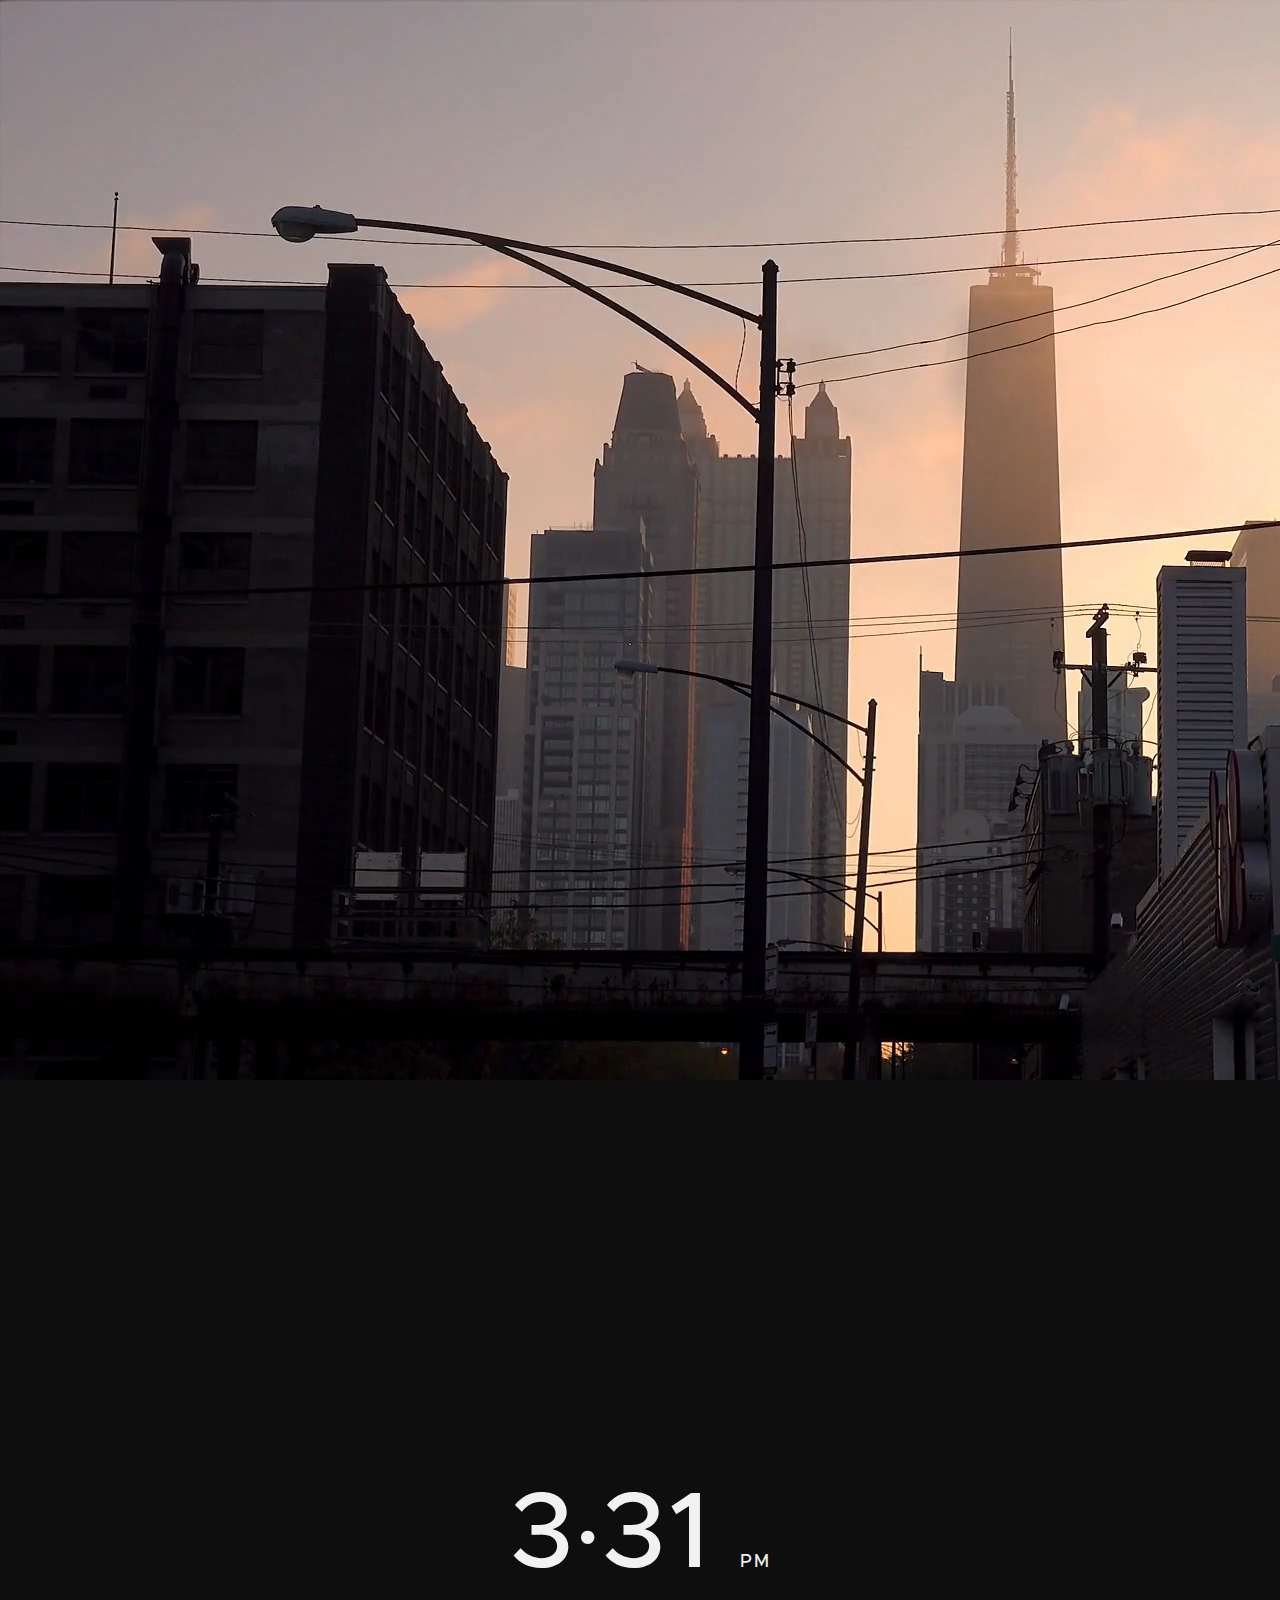
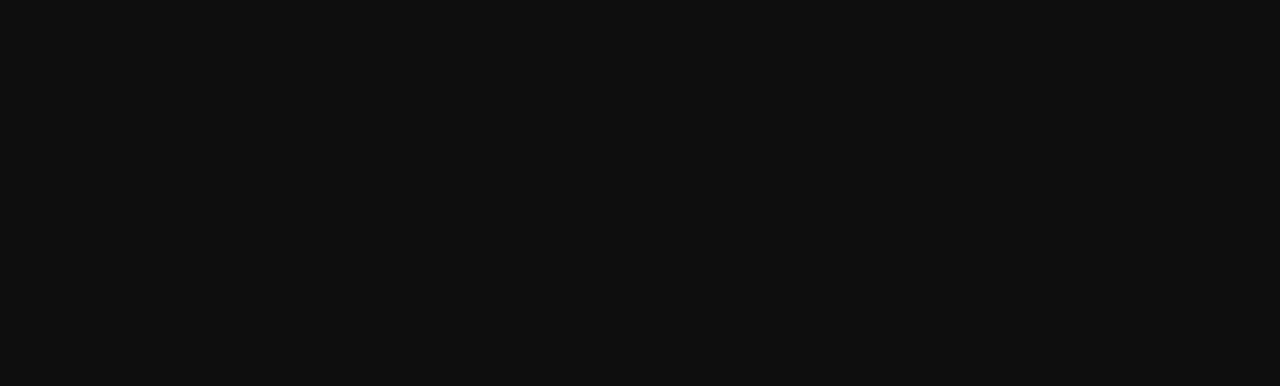
<file: index.html>
<!DOCTYPE html>
<html lang="en">
  <video autoplay muted loop playsinline id="my_video">
    <source src="assets/background-videos/chicago.mp4" type="video/mp4">
  </video>
<head>
  <meta charset="utf-8" />
  <meta name="viewport" content="width=device-width, initial-scale=1" />
  <meta name="robots" content="noindex" />
  <link rel="stylesheet" href="css/style.css" class="style">
  <link rel="shortcut icon" href="assets/favicon/icon.png" />
  <title>hyper~</title>
</head>

<body>
  <div class="center disable-select"><time class="clock" id="clock"></time></div>
  <form autocomplete="off" class="center overlay search-form" id="search-form" spellcheck="false">
    <div>
      <input class="search-input" id="search-input" title="search" type="text" />
      <ul class="search-suggestions" id="search-suggestions"></ul>
    </div>
  </form>
  <aside class="center help overlay disable-select" id="help"></aside>


  <script src="js/svg-inject.min.js"></script>
  <script src="js/config.js"></script>
  <script src="js/body.js"></script>
  <script src="js/clock.js"></script>
  <script src="js/form.js"></script>
  <script src="js/help.js"></script>
  <script src="js/influencers.js"></script>
  <script src="js/queryParser.js"></script>
  <script src="js/suggester.js"></script>
  <script src="js/index.js"></script>
</body>

</html>
</file>
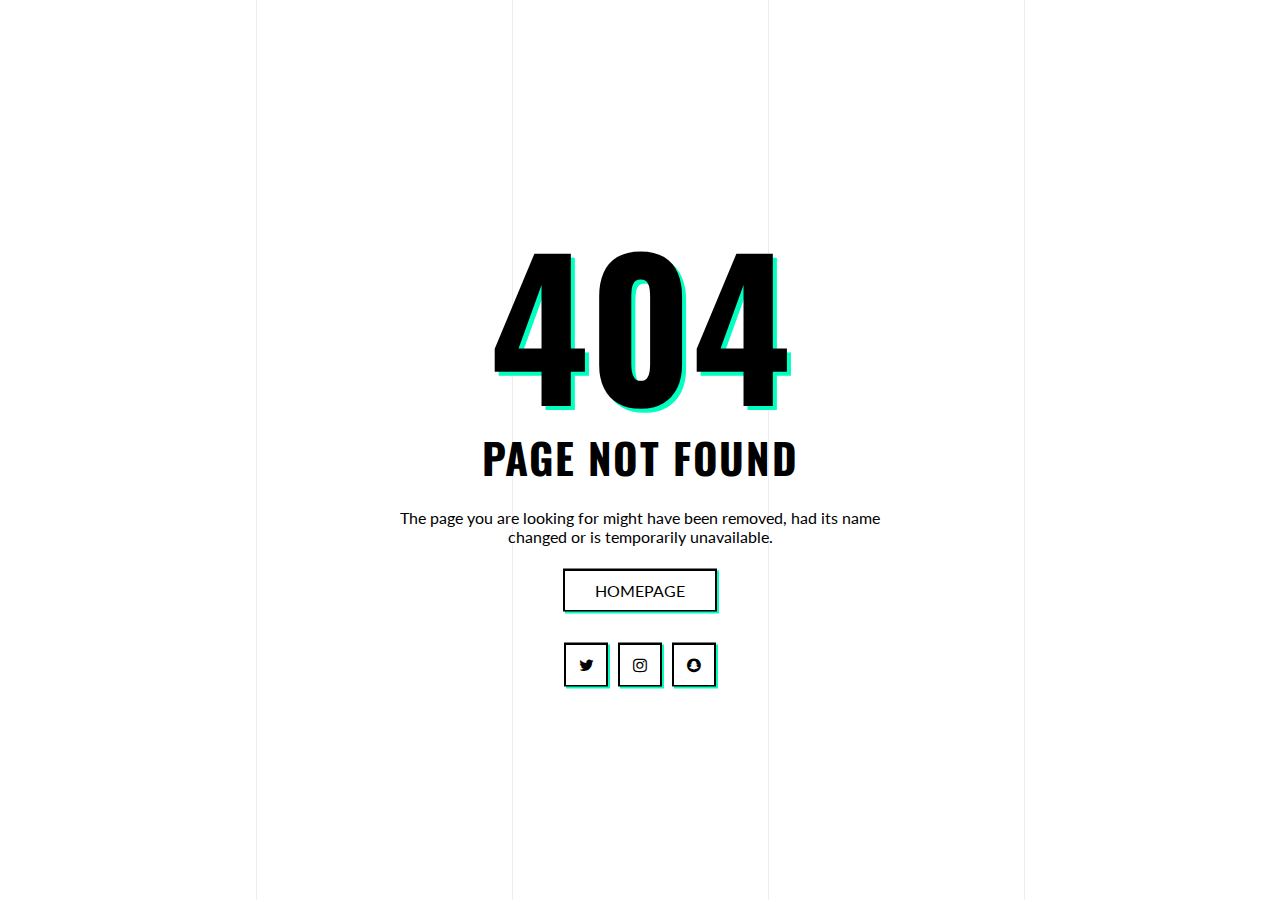
<file: 404/index.html>
<!DOCTYPE html>
<html lang="en">

<head>
	<meta charset="utf-8">
	<meta http-equiv="X-UA-Compatible" content="IE=edge">
	<meta name="viewport" content="width=device-width, initial-scale=1">
	<!-- The above 3 meta tags *must* come first in the head; any other head content must come *after* these tags -->
	<link rel="shortcut icon" href="icon/warning.png" />

	<title>Oh no, something went wrong!</title>

	<!-- Google font -->
	<link href="https://fonts.googleapis.com/css?family=Oswald:700" rel="stylesheet">
	<link href="https://fonts.googleapis.com/css?family=Lato:400" rel="stylesheet">

	<!-- Font Awesome Icon -->
	<link type="text/css" rel="stylesheet" href="css/font-awesome.min.css" />

	<!-- Custom stlylesheet -->
	<link type="text/css" rel="stylesheet" href="css/style.css" />

	<!-- HTML5 shim and Respond.js for IE8 support of HTML5 elements and media queries -->
	<!-- WARNING: Respond.js doesn't work if you view the page via file:// -->
	<!--[if lt IE 9]>
		  <script src="https://oss.maxcdn.com/html5shiv/3.7.3/html5shiv.min.js"></script>
		  <script src="https://oss.maxcdn.com/respond/1.4.2/respond.min.js"></script>
		<![endif]-->

</head>

<body>

	<div id="notfound">
		<div class="notfound-bg">
			<div></div>
			<div></div>
			<div></div>
			<div></div>
		</div>
		<div class="notfound">
			<div class="notfound-404">
				<h1>404</h1>
			</div>
			<h2>Page Not Found</h2>
			<p>The page you are looking for might have been removed, had its name changed or is temporarily unavailable.</p>
			<a href="https://hyper.re">Homepage</a>
			<div class="notfound-social">
				<a href="https://twitter.com/hnryklnschmdt"><i class="fa fa-twitter"></i></a>
				<a href="https://www.instagram.com/henrykleinschmidt/"><i class="fa fa-instagram"></i></a>
				<a href="https://www.snapchat.com/add/l.kleinschmidt"><i class="fa fa-snapchat"></i></a>
			</div>
		</div>
	</div>

</body>

</html>
</file>
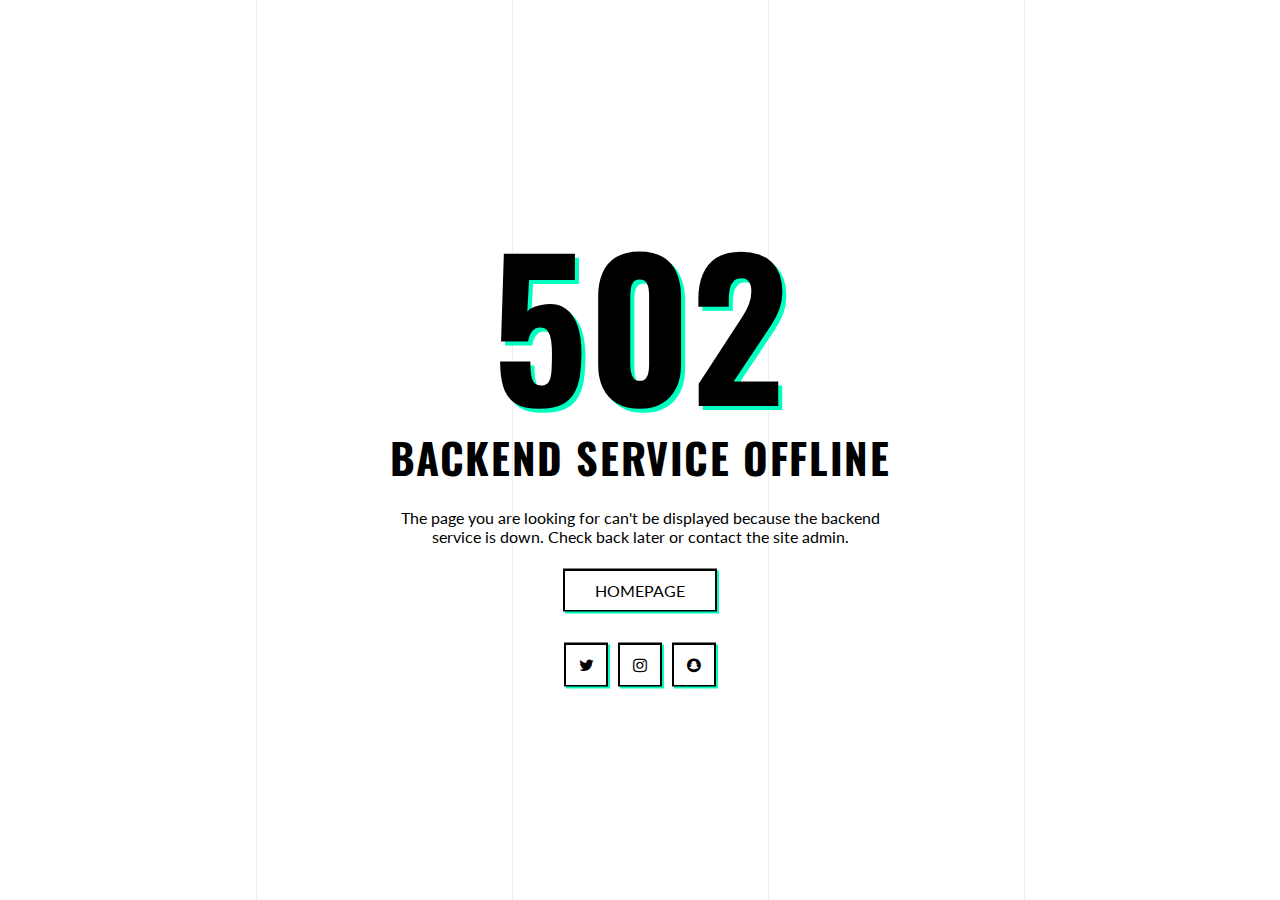
<file: 502/index.html>
<!DOCTYPE html>
<html lang="en">

<head>
	<meta charset="utf-8">
	<meta http-equiv="X-UA-Compatible" content="IE=edge">
	<meta name="viewport" content="width=device-width, initial-scale=1">
	<!-- The above 3 meta tags *must* come first in the head; any other head content must come *after* these tags -->
	<link rel="shortcut icon" href="icon/warning.png" />

	<title>Oh no, something went wrong!</title>

	<!-- Google font -->
	<link href="https://fonts.googleapis.com/css?family=Oswald:700" rel="stylesheet">
	<link href="https://fonts.googleapis.com/css?family=Lato:400" rel="stylesheet">

	<!-- Font Awesome Icon -->
	<link type="text/css" rel="stylesheet" href="css/font-awesome.min.css" />

	<!-- Custom stlylesheet -->
	<link type="text/css" rel="stylesheet" href="css/style.css" />

	<!-- HTML5 shim and Respond.js for IE8 support of HTML5 elements and media queries -->
	<!-- WARNING: Respond.js doesn't work if you view the page via file:// -->
	<!--[if lt IE 9]>
		  <script src="https://oss.maxcdn.com/html5shiv/3.7.3/html5shiv.min.js"></script>
		  <script src="https://oss.maxcdn.com/respond/1.4.2/respond.min.js"></script>
		<![endif]-->

</head>

<body>

	<div id="notfound">
		<div class="notfound-bg">
			<div></div>
			<div></div>
			<div></div>
			<div></div>
		</div>
		<div class="notfound">
			<div class="notfound-404">
				<h1>502</h1>
			</div>
			<h2>Backend Service Offline</h2>
			<p>The page you are looking for can't be displayed because the backend service is down. Check back later or contact the site admin.</p>
			<a href="https://hyper.re">Homepage</a>
			<div class="notfound-social">
				<a href="https://twitter.com/hnryklnschmdt"><i class="fa fa-twitter"></i></a>
				<a href="https://www.instagram.com/henrykleinschmidt/"><i class="fa fa-instagram"></i></a>
				<a href="https://www.snapchat.com/add/l.kleinschmidt"><i class="fa fa-snapchat"></i></a>
			</div>
		</div>
	</div>

</body>

</html>
</file>
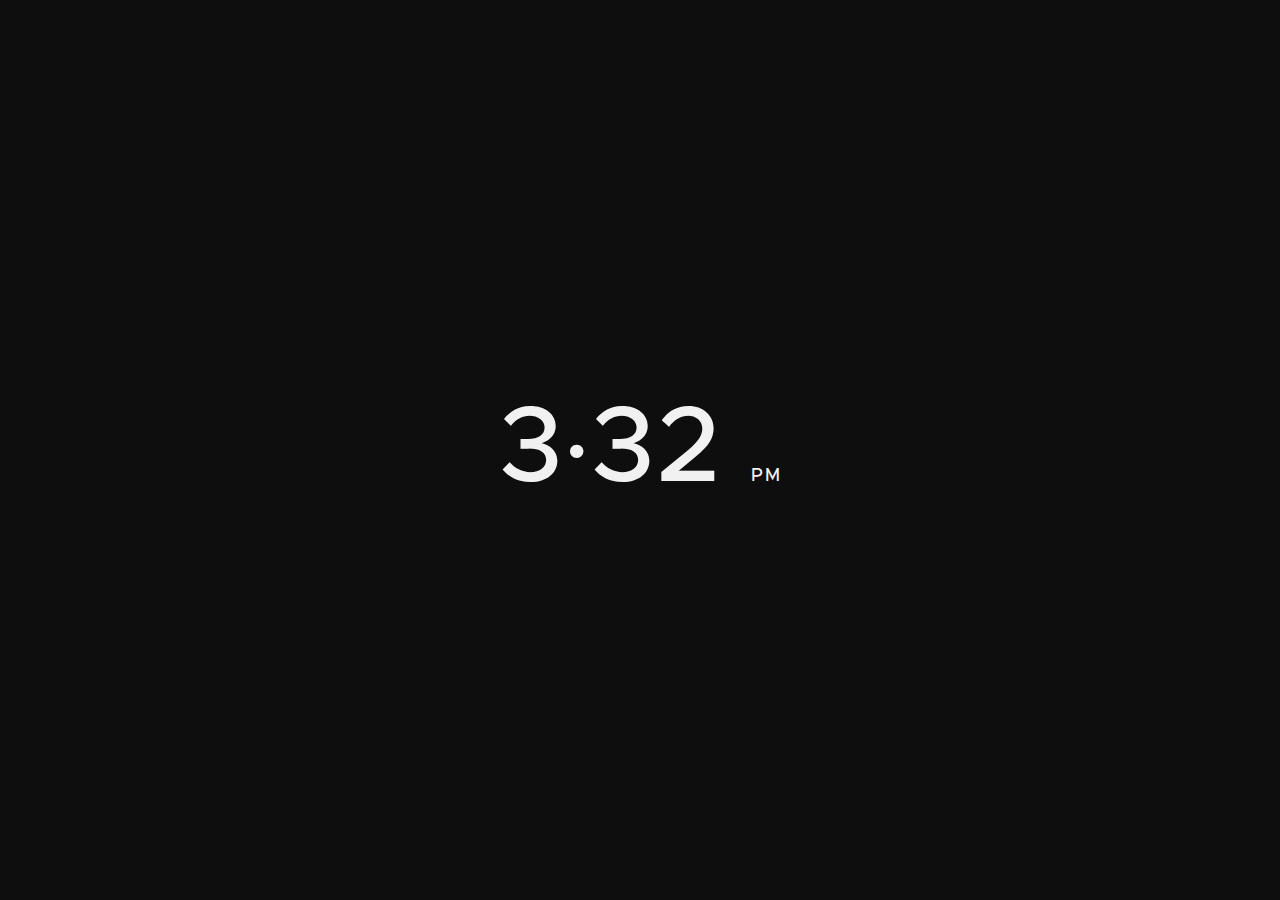
<file: google/index.html>
<!DOCTYPE html>
<html lang="en">

<head>
  <meta charset="utf-8" />
  <meta name="viewport" content="width=device-width, initial-scale=1" />
  <meta name="robots" content="noindex" />
  <link rel="stylesheet" href="css/style.css" class="style">
  <link rel="shortcut icon" href="assets/favicon/icon.png" />
  <title>hyper~</title>
</head>

<body>
  <div class="center disable-select"><time class="clock" id="clock"></time></div>
  <form autocomplete="off" class="center overlay search-form" id="search-form" spellcheck="false">
    <div>
      <input class="search-input" id="search-input" title="search" type="text" />
      <ul class="search-suggestions" id="search-suggestions"></ul>
    </div>
  </form>
  <aside class="center help overlay disable-select" id="help"></aside>


  <script src="js/svg-inject.min.js"></script>
  <script src="js/config.js"></script>
  <script src="js/body.js"></script>
  <script src="js/clock.js"></script>
  <script src="js/form.js"></script>
  <script src="js/help.js"></script>
  <script src="js/influencers.js"></script>
  <script src="js/queryParser.js"></script>
  <script src="js/suggester.js"></script>
  <script src="js/index.js"></script>
</body>

</html>
</file>
<file: 404/css/style.css>
* {
  -webkit-box-sizing: border-box;
          box-sizing: border-box;
}

body {
  padding: 0;
  margin: 0;
}

#notfound {
  position: relative;
  height: 100vh;
}

#notfound .notfound {
  position: absolute;
  left: 50%;
  top: 50%;
  -webkit-transform: translate(-50%, -50%);
      -ms-transform: translate(-50%, -50%);
          transform: translate(-50%, -50%);
}

#notfound .notfound-bg {
  position: absolute;
  left: 0;
  right: 0;
  top: 0;
  bottom: 0;
  overflow: hidden;
}

#notfound .notfound-bg>div {
  position: absolute;
  top: 0;
  bottom: 0;
  width: 1px;
  background-color: #eee;
}

#notfound .notfound-bg>div:nth-child(1) {
  left: 20%;
}

#notfound .notfound-bg>div:nth-child(2) {
  left: 40%
}

#notfound .notfound-bg>div:nth-child(3) {
  left: 60%
}

#notfound .notfound-bg>div:nth-child(4) {
  left: 80%
}

#notfound .notfound-bg>div:after {
  content: '';
  position: absolute;
  top: 0px;
  left: -0.5px;
  -webkit-transform: translateY(-160px);
      -ms-transform: translateY(-160px);
          transform: translateY(-160px);
  height: 160px;
  width: 2px;
  background-color: #00ffc0;
}

@-webkit-keyframes drop {
  90% {
    height: 20px;
  }
  100% {
    height: 160px;
    -webkit-transform: translateY(calc(100vh + 160px));
            transform: translateY(calc(100vh + 160px));
  }
}

@keyframes drop {
  90% {
    height: 20px;
  }
  100% {
    height: 160px;
    -webkit-transform: translateY(calc(100vh + 160px));
            transform: translateY(calc(100vh + 160px));
  }
}

#notfound .notfound-bg>div:nth-child(1):after {
  -webkit-animation: drop 3s infinite linear;
          animation: drop 3s infinite linear;
  -webkit-animation-delay: 0.2s;
          animation-delay: 0.2s;
}

#notfound .notfound-bg>div:nth-child(2):after {
  -webkit-animation: drop 2s infinite linear;
          animation: drop 2s infinite linear;
  -webkit-animation-delay: 0.7s;
          animation-delay: 0.7s;
}

#notfound .notfound-bg>div:nth-child(3):after {
  -webkit-animation: drop 3s infinite linear;
          animation: drop 3s infinite linear;
  -webkit-animation-delay: 0.9s;
          animation-delay: 0.9s;
}

#notfound .notfound-bg>div:nth-child(4):after {
  -webkit-animation: drop 2s infinite linear;
          animation: drop 2s infinite linear;
  -webkit-animation-delay: 1.2s;
          animation-delay: 1.2s;
}

.notfound {
  max-width: 520px;
  width: 100%;
  text-align: center;
}

.notfound .notfound-404 {
  height: 210px;
  line-height: 210px;
}

.notfound .notfound-404 h1 {
  font-family: 'Oswald', sans-serif;
  font-size: 188px;
  font-weight: 700;
  margin: 0px;
  text-shadow: 4px 4px 0px #00ffc0;
}

.notfound h2 {
  font-family: 'Oswald', sans-serif;
  font-size: 42px;
  font-weight: 700;
  margin: 0;
  text-transform: uppercase;
  letter-spacing: 1.6px;
}

.notfound p {
  font-family: 'Lato', sans-serif;
  color: #000;
  font-weight: 400;
  margin-top: 20px;
  margin-bottom: 25px;
}

.notfound a {
  font-family: 'Lato', sans-serif;
  padding: 10px 30px;
  display: inline-block;
  color: #000;
  font-weight: 400;
  text-transform: uppercase;
  -webkit-box-shadow: 0px 0px 0px 2px #000, 2px 2px 0px 2px #00ffc0;
          box-shadow: 0px 0px 0px 2px #000, 2px 2px 0px 2px #00ffc0;
  text-decoration: none;
  -webkit-transition: 0.2s all;
  transition: 0.2s all;
}

.notfound a:hover {
  background-color: #00ffc0;
  -webkit-box-shadow: 0px 0px 0px 0px #000, 0px 0px 0px 2px #00ffc0;
          box-shadow: 0px 0px 0px 0px #000, 0px 0px 0px 2px #00ffc0;
}

.notfound-social {
  margin-top: 35px;
}

.notfound-social>a {
  width: 40px;
  height: 40px;
  line-height: 40px;
  padding: 0px;
  margin: 0px 5px;
}

.notfound-social>a:hover {
  background-color: #00ffc0;
  -webkit-box-shadow: 0px 0px 0px 0px #000, 0px 0px 0px 2px #00ffc0;
          box-shadow: 0px 0px 0px 0px #000, 0px 0px 0px 2px #00ffc0;
}

@media only screen and (max-width: 480px) {
  .notfound .notfound-404 {
    height: 122px;
    line-height: 122px;
  }
  .notfound .notfound-404 h1 {
    font-size: 122px;
  }
  .notfound h2 {
    font-size: 26px;
  }
}
</file>
<file: 502/css/style.css>
* {
  -webkit-box-sizing: border-box;
          box-sizing: border-box;
}

body {
  padding: 0;
  margin: 0;
}

#notfound {
  position: relative;
  height: 100vh;
}

#notfound .notfound {
  position: absolute;
  left: 50%;
  top: 50%;
  -webkit-transform: translate(-50%, -50%);
      -ms-transform: translate(-50%, -50%);
          transform: translate(-50%, -50%);
}

#notfound .notfound-bg {
  position: absolute;
  left: 0;
  right: 0;
  top: 0;
  bottom: 0;
  overflow: hidden;
}

#notfound .notfound-bg>div {
  position: absolute;
  top: 0;
  bottom: 0;
  width: 1px;
  background-color: #eee;
}

#notfound .notfound-bg>div:nth-child(1) {
  left: 20%;
}

#notfound .notfound-bg>div:nth-child(2) {
  left: 40%
}

#notfound .notfound-bg>div:nth-child(3) {
  left: 60%
}

#notfound .notfound-bg>div:nth-child(4) {
  left: 80%
}

#notfound .notfound-bg>div:after {
  content: '';
  position: absolute;
  top: 0px;
  left: -0.5px;
  -webkit-transform: translateY(-160px);
      -ms-transform: translateY(-160px);
          transform: translateY(-160px);
  height: 160px;
  width: 2px;
  background-color: #00ffc0;
}

@-webkit-keyframes drop {
  90% {
    height: 20px;
  }
  100% {
    height: 160px;
    -webkit-transform: translateY(calc(100vh + 160px));
            transform: translateY(calc(100vh + 160px));
  }
}

@keyframes drop {
  90% {
    height: 20px;
  }
  100% {
    height: 160px;
    -webkit-transform: translateY(calc(100vh + 160px));
            transform: translateY(calc(100vh + 160px));
  }
}

#notfound .notfound-bg>div:nth-child(1):after {
  -webkit-animation: drop 3s infinite linear;
          animation: drop 3s infinite linear;
  -webkit-animation-delay: 0.2s;
          animation-delay: 0.2s;
}

#notfound .notfound-bg>div:nth-child(2):after {
  -webkit-animation: drop 2s infinite linear;
          animation: drop 2s infinite linear;
  -webkit-animation-delay: 0.7s;
          animation-delay: 0.7s;
}

#notfound .notfound-bg>div:nth-child(3):after {
  -webkit-animation: drop 3s infinite linear;
          animation: drop 3s infinite linear;
  -webkit-animation-delay: 0.9s;
          animation-delay: 0.9s;
}

#notfound .notfound-bg>div:nth-child(4):after {
  -webkit-animation: drop 2s infinite linear;
          animation: drop 2s infinite linear;
  -webkit-animation-delay: 1.2s;
          animation-delay: 1.2s;
}

.notfound {
  max-width: 520px;
  width: 100%;
  text-align: center;
}

.notfound .notfound-404 {
  height: 210px;
  line-height: 210px;
}

.notfound .notfound-404 h1 {
  font-family: 'Oswald', sans-serif;
  font-size: 188px;
  font-weight: 700;
  margin: 0px;
  text-shadow: 4px 4px 0px #00ffc0;
}

.notfound h2 {
  font-family: 'Oswald', sans-serif;
  font-size: 42px;
  font-weight: 700;
  margin: 0;
  text-transform: uppercase;
  letter-spacing: 1.6px;
}

.notfound p {
  font-family: 'Lato', sans-serif;
  color: #000;
  font-weight: 400;
  margin-top: 20px;
  margin-bottom: 25px;
}

.notfound a {
  font-family: 'Lato', sans-serif;
  padding: 10px 30px;
  display: inline-block;
  color: #000;
  font-weight: 400;
  text-transform: uppercase;
  -webkit-box-shadow: 0px 0px 0px 2px #000, 2px 2px 0px 2px #00ffc0;
          box-shadow: 0px 0px 0px 2px #000, 2px 2px 0px 2px #00ffc0;
  text-decoration: none;
  -webkit-transition: 0.2s all;
  transition: 0.2s all;
}

.notfound a:hover {
  background-color: #00ffc0;
  -webkit-box-shadow: 0px 0px 0px 0px #000, 0px 0px 0px 2px #00ffc0;
          box-shadow: 0px 0px 0px 0px #000, 0px 0px 0px 2px #00ffc0;
}

.notfound-social {
  margin-top: 35px;
}

.notfound-social>a {
  width: 40px;
  height: 40px;
  line-height: 40px;
  padding: 0px;
  margin: 0px 5px;
}

.notfound-social>a:hover {
  background-color: #00ffc0;
  -webkit-box-shadow: 0px 0px 0px 0px #000, 0px 0px 0px 2px #00ffc0;
          box-shadow: 0px 0px 0px 0px #000, 0px 0px 0px 2px #00ffc0;
}

@media only screen and (max-width: 480px) {
  .notfound .notfound-404 {
    height: 122px;
    line-height: 122px;
  }
  .notfound .notfound-404 h1 {
    font-size: 122px;
  }
  .notfound h2 {
    font-size: 26px;
  }
}
</file>
<file: css/style.css>
/*! normalize.css v8.0.1 | MIT License | github.com/necolas/normalize.css */
html {
  line-height: 1.15; /* 1 */
  -webkit-text-size-adjust: 100%; /* 2 */
}
body {
  margin: 0;
}
main {
  display: block;
}
h1 {
  font-size: 2em;
  margin: 0.67em 0;
}
hr {
  box-sizing: content-box; /* 1 */
  height: 0; /* 1 */
  overflow: visible; /* 2 */
}
pre {
  font-family: monospace, monospace; /* 1 */
  font-size: 1em; /* 2 */
}
a {
  background-color: transparent;
}
abbr[title] {
  border-bottom: none; /* 1 */
  text-decoration: underline; /* 2 */
  text-decoration: underline dotted; /* 2 */
}
b,
strong {
  font-weight: bolder;
}
code,
kbd,
samp {
  font-family: monospace, monospace; /* 1 */
  font-size: 1em; /* 2 */
}
small {
  font-size: 80%;
}
sub,
sup {
  font-size: 75%;
  line-height: 0;
  position: relative;
  vertical-align: baseline;
}

sub {
  bottom: -0.25em;
}

sup {
  top: -0.5em;
}
img {
  border-style: none;
}
button,
input,
optgroup,
select,
textarea {
  font-family: inherit; /* 1 */
  font-size: 100%; /* 1 */
  line-height: 1.15; /* 1 */
  margin: 0; /* 2 */
}
button,
input { /* 1 */
  overflow: visible;
}
button,
select { /* 1 */
  text-transform: none;
}
button,
[type="button"],
[type="reset"],
[type="submit"] {
  -webkit-appearance: button;
}
button::-moz-focus-inner,
[type="button"]::-moz-focus-inner,
[type="reset"]::-moz-focus-inner,
[type="submit"]::-moz-focus-inner {
  border-style: none;
  padding: 0;
}
button:-moz-focusring,
[type="button"]:-moz-focusring,
[type="reset"]:-moz-focusring,
[type="submit"]:-moz-focusring {
  outline: 1px dotted ButtonText;
}
fieldset {
  padding: 0.35em 0.75em 0.625em;
}
legend {
  box-sizing: border-box; /* 1 */
  color: inherit; /* 2 */
  display: table; /* 1 */
  max-width: 100%; /* 1 */
  padding: 0; /* 3 */
  white-space: normal; /* 1 */
}
progress {
  vertical-align: baseline;
}
textarea {
  overflow: auto;
}
[type="checkbox"],
[type="radio"] {
  box-sizing: border-box; /* 1 */
  padding: 0; /* 2 */
}
[type="number"]::-webkit-inner-spin-button,
[type="number"]::-webkit-outer-spin-button {
  height: auto;
}
[type="search"] {
  -webkit-appearance: textfield; /* 1 */
  outline-offset: -2px; /* 2 */
}
[type="search"]::-webkit-search-decoration {
  -webkit-appearance: none;
}
::-webkit-file-upload-button {
  -webkit-appearance: button; /* 1 */
  font: inherit; /* 2 */
}
details {
  display: block;
}
summary {
  display: list-item;
}
template {
  display: none;
}
[hidden] {
  display: none;
}

/* == End of Normalize.css == */


:root {
  /* colors */
  --background: #0E0E0E;
  --foreground: #F1F1F1;

  /* fonts */
  --base-font-size: 18px;
  --font-weight-normal: 500;
  --font-weight-bold: 900;
}

@font-face {
  font-family: 'Metropolis';
  src: local('Metropolis-Medium'), url('../assets/fonts/Metropolis-Medium.woff2');
  font-weight: 500;
  font-style: normal;
}

@font-face {
  font-family: 'Metropolis';
  src: local('Metropolis-Bold'), url('../assets/fonts/Metropolis-Black.woff2');
  font-weight: 900;
  font-style: normal;
}

* {
  box-sizing: border-box;
}

html {
  font-family: "Metropolis", Helvetica, Arial, "Lucida Grande", sans-serif;
  font-size: var(--base-font-size);
  font-weight: var(--font-weight-normal);
}

body {
  position: absolute;
  top: 0;
  left: 0;
  width: 100%;
  height: 100%;
  margin: 0;
  padding: 0;
  transition: background 0.4s;
  background: var(--background);
  color: var(--foreground);
}

input,
button {
  display: block;
  width: 100%;
  margin: 0;
  padding: 0;
  background: transparent;
  color: inherit;
  font-family: var(--font-family);
  font-size: 1rem;
}

input,
button,
input:focus,
button:focus {
  border: 0;
  outline: 0;
  -webkit-appearance: none;
  -moz-appearance: none;
}

ul,
li {
  margin: 0;
  padding: 0;
  list-style: none;
}

a,
a:focus {
  color: inherit;
  outline: 0;
}

.center {
  display: flex;
  justify-content: center;
  align-items: center;
  width: 100%;
  height: 100%;
}

.overlay {
  position: fixed;
  top: 0;
  left: 0;
  overflow: auto;
  width: 100%;
  height: 100%;
  visibility: hidden;
}

.clock {
  display: block;
  margin-top: -0.06rem;
  font-size: 4rem;
  font-weight: var(--font-weight-normal);
  text-align: center;
  letter-spacing: 0.05rem;
  cursor: pointer;
}

.am-pm {
  font-size: 1rem;
  letter-spacing: 0.1rem;
}

.search-form {
  background: var(--background);
  color: var(--foreground);
  z-index: 2;
}

.search-form>div {
  width: 100%;
}

.search-input {
  width: 100%;
  padding: 0 1rem;
  margin-bottom: 20px;
  font-size: 1.5rem;
  font-weight: var(--font-weight-bold);
  letter-spacing: 0.1rem;
  text-transform: uppercase;
}

.search-suggestions {
  display: none;
  justify-content: center;
  flex-direction: column;
  flex-wrap: wrap;
  overflow: hidden;
}

body.suggestions .search-suggestions {
  display: flex;
}

.search-suggestion {
  padding: 0.75rem 1rem;
  text-align: left;
  white-space: nowrap;
  cursor: pointer;
}

.search-suggestion.highlight {
  background: var(--foreground);
  color: var(--background);
}

.search-suggestion b {
  position: relative;
  font-weight: var(--font-weight-normal);
}

.search-suggestion b::after {
  content: ' ';
  position: absolute;
  right: 0;
  bottom: -0.3rem;
  left: 0;
  height: 2px;
  background: var(--background);
  opacity: 0.4;
}

.search-suggestion.highlight b::after {
  opacity: 0;
}

.help {
  display: block;
  padding: 8vw;
  background: var(--background);
  z-index: 1;
}

.category {
  margin-bottom: 3rem;
  padding: 25px;
  width: 250px;
  min-width: 225px;
}

.category-name {
  margin-bottom: 1.5rem;
  font-size: 0.75rem;
  letter-spacing: 0.15rem;
  text-transform: uppercase;
}

.command a {
  display: flex;
  position: relative;
  margin: 1rem 0;
  line-height: 2rem;
  text-decoration: none;
}

.command:last-of-type a {
  margin-bottom: 0;
}

.command-key {
  border-radius: 50%;
  width: 2rem;
  height: 2rem;
  margin-right: 1rem;
  font-size: 0.75rem;
  font-weight: 800;
  line-height: 1.5rem;
  text-align: center;
}

.command-name {
  position: relative;
}

.command-name::after {
  content: ' ';
  display: none;
  position: absolute;
  right: 0;
  bottom: 2px;
  left: 0;
  height: 2px;
  transition: 0.2s;
  transform: translateX(-2rem);
  background: var(--foreground);
  opacity: 0;
}

body.help .command-name::after {
  display: block;
}

.command a:hover .command-name::after,
.command a:focus .command-name::after {
  transform: translateX(0);
  opacity: 1;
}

body.help .help,
body.form .search-form {
  visibility: visible;
}

.disable-select {
	user-select: none;
	-webkit-user-select: none;
	-khtml-user-select: none;
	-moz-user-select: none;
	-ms-user-select: none;
}


@media (min-width: 500px) {
  .help {
    display: flex;
    padding: 0;
  }
  .clock {
    font-size: 6rem;
  }

  .search-input {
    text-align: center;
  }

  .search-suggestions {
    align-items: center;
  }

  .categories {
    display: grid;
    grid-template-columns: repeat(1, 50%) 50%;
    justify-content: space-around;
  }
}

@media (min-width: 1000px) {
  .help {
    display: flex;
    padding: 0;
  }

  .search-input {
    font-size: 2.5rem;
  }

  .search-suggestions {
    flex-direction: row;
  }

  .category {
    margin: 2rem 0;
  }

  .categories {
    display: flex;
    grid-template-columns: repeat(2, 300px) 175px;
  }
}

@media (min-width: 1500px) {
  .categories {
    grid-template-columns: repeat(5, 220px) 175px;
  }
}
</file>
<file: google/css/style.css>
/*! normalize.css v8.0.1 | MIT License | github.com/necolas/normalize.css */
html {
  line-height: 1.15; /* 1 */
  -webkit-text-size-adjust: 100%; /* 2 */
}
body {
  margin: 0;
}
main {
  display: block;
}
h1 {
  font-size: 2em;
  margin: 0.67em 0;
}
hr {
  box-sizing: content-box; /* 1 */
  height: 0; /* 1 */
  overflow: visible; /* 2 */
}
pre {
  font-family: monospace, monospace; /* 1 */
  font-size: 1em; /* 2 */
}
a {
  background-color: transparent;
}
abbr[title] {
  border-bottom: none; /* 1 */
  text-decoration: underline; /* 2 */
  text-decoration: underline dotted; /* 2 */
}
b,
strong {
  font-weight: bolder;
}
code,
kbd,
samp {
  font-family: monospace, monospace; /* 1 */
  font-size: 1em; /* 2 */
}
small {
  font-size: 80%;
}
sub,
sup {
  font-size: 75%;
  line-height: 0;
  position: relative;
  vertical-align: baseline;
}

sub {
  bottom: -0.25em;
}

sup {
  top: -0.5em;
}
img {
  border-style: none;
}
button,
input,
optgroup,
select,
textarea {
  font-family: inherit; /* 1 */
  font-size: 100%; /* 1 */
  line-height: 1.15; /* 1 */
  margin: 0; /* 2 */
}
button,
input { /* 1 */
  overflow: visible;
}
button,
select { /* 1 */
  text-transform: none;
}
button,
[type="button"],
[type="reset"],
[type="submit"] {
  -webkit-appearance: button;
}
button::-moz-focus-inner,
[type="button"]::-moz-focus-inner,
[type="reset"]::-moz-focus-inner,
[type="submit"]::-moz-focus-inner {
  border-style: none;
  padding: 0;
}
button:-moz-focusring,
[type="button"]:-moz-focusring,
[type="reset"]:-moz-focusring,
[type="submit"]:-moz-focusring {
  outline: 1px dotted ButtonText;
}
fieldset {
  padding: 0.35em 0.75em 0.625em;
}
legend {
  box-sizing: border-box; /* 1 */
  color: inherit; /* 2 */
  display: table; /* 1 */
  max-width: 100%; /* 1 */
  padding: 0; /* 3 */
  white-space: normal; /* 1 */
}
progress {
  vertical-align: baseline;
}
textarea {
  overflow: auto;
}
[type="checkbox"],
[type="radio"] {
  box-sizing: border-box; /* 1 */
  padding: 0; /* 2 */
}
[type="number"]::-webkit-inner-spin-button,
[type="number"]::-webkit-outer-spin-button {
  height: auto;
}
[type="search"] {
  -webkit-appearance: textfield; /* 1 */
  outline-offset: -2px; /* 2 */
}
[type="search"]::-webkit-search-decoration {
  -webkit-appearance: none;
}
::-webkit-file-upload-button {
  -webkit-appearance: button; /* 1 */
  font: inherit; /* 2 */
}
details {
  display: block;
}
summary {
  display: list-item;
}
template {
  display: none;
}
[hidden] {
  display: none;
}

/* == End of Normalize.css == */


:root {
  /* colors */
  --background: #0E0E0E;
  --foreground: #F1F1F1;

  /* fonts */
  --base-font-size: 18px;
  --font-weight-normal: 500;
  --font-weight-bold: 900;
}

@font-face {
  font-family: 'Metropolis';
  src: local('Metropolis-Medium'), url('../assets/fonts/Metropolis-Medium.woff2');
  font-weight: 500;
  font-style: normal;
}

@font-face {
  font-family: 'Metropolis';
  src: local('Metropolis-Bold'), url('../assets/fonts/Metropolis-Black.woff2');
  font-weight: 900;
  font-style: normal;
}

* {
  box-sizing: border-box;
}

html {
  font-family: "Metropolis", Helvetica, Arial, "Lucida Grande", sans-serif;
  font-size: var(--base-font-size);
  font-weight: var(--font-weight-normal);
}

body {
  position: absolute;
  top: 0;
  left: 0;
  width: 100%;
  height: 100%;
  margin: 0;
  padding: 0;
  transition: background 0.4s;
  background: var(--background);
  color: var(--foreground);
}

input,
button {
  display: block;
  width: 100%;
  margin: 0;
  padding: 0;
  background: transparent;
  color: inherit;
  font-family: var(--font-family);
  font-size: 1rem;
}

input,
button,
input:focus,
button:focus {
  border: 0;
  outline: 0;
  -webkit-appearance: none;
  -moz-appearance: none;
}

ul,
li {
  margin: 0;
  padding: 0;
  list-style: none;
}

a,
a:focus {
  color: inherit;
  outline: 0;
}

.center {
  display: flex;
  justify-content: center;
  align-items: center;
  width: 100%;
  height: 100%;
}

.overlay {
  position: fixed;
  top: 0;
  left: 0;
  overflow: auto;
  width: 100%;
  height: 100%;
  visibility: hidden;
}

.clock {
  display: block;
  margin-top: -0.06rem;
  font-size: 4rem;
  font-weight: var(--font-weight-normal);
  text-align: center;
  letter-spacing: 0.05rem;
  cursor: pointer;
}

.am-pm {
  font-size: 1rem;
  letter-spacing: 0.1rem;
}

.search-form {
  background: var(--background);
  color: var(--foreground);
  z-index: 2;
}

.search-form>div {
  width: 100%;
}

.search-input {
  width: 100%;
  padding: 0 1rem;
  margin-bottom: 20px;
  font-size: 1.5rem;
  font-weight: var(--font-weight-bold);
  letter-spacing: 0.1rem;
  text-transform: uppercase;
}

.search-suggestions {
  display: none;
  justify-content: center;
  flex-direction: column;
  flex-wrap: wrap;
  overflow: hidden;
}

body.suggestions .search-suggestions {
  display: flex;
}

.search-suggestion {
  padding: 0.75rem 1rem;
  text-align: left;
  white-space: nowrap;
  cursor: pointer;
}

.search-suggestion.highlight {
  background: var(--foreground);
  color: var(--background);
}

.search-suggestion b {
  position: relative;
  font-weight: var(--font-weight-normal);
}

.search-suggestion b::after {
  content: ' ';
  position: absolute;
  right: 0;
  bottom: -0.3rem;
  left: 0;
  height: 2px;
  background: var(--background);
  opacity: 0.4;
}

.search-suggestion.highlight b::after {
  opacity: 0;
}

.help {
  display: block;
  padding: 8vw;
  background: var(--background);
  z-index: 1;
}

.category {
  margin-bottom: 3rem;
  padding: 25px;
  width: 250px;
  min-width: 225px;
}

.category-name {
  margin-bottom: 1.5rem;
  font-size: 0.75rem;
  letter-spacing: 0.15rem;
  text-transform: uppercase;
}

.command a {
  display: flex;
  position: relative;
  margin: 1rem 0;
  line-height: 2rem;
  text-decoration: none;
}

.command:last-of-type a {
  margin-bottom: 0;
}

.command-key {
  border-radius: 50%;
  width: 2rem;
  height: 2rem;
  margin-right: 1rem;
  font-size: 0.75rem;
  font-weight: 800;
  line-height: 1.5rem;
  text-align: center;
}

.command-name {
  position: relative;
}

.command-name::after {
  content: ' ';
  display: none;
  position: absolute;
  right: 0;
  bottom: 2px;
  left: 0;
  height: 2px;
  transition: 0.2s;
  transform: translateX(-2rem);
  background: var(--foreground);
  opacity: 0;
}

body.help .command-name::after {
  display: block;
}

.command a:hover .command-name::after,
.command a:focus .command-name::after {
  transform: translateX(0);
  opacity: 1;
}

body.help .help,
body.form .search-form {
  visibility: visible;
}

.disable-select {
	user-select: none;
	-webkit-user-select: none;
	-khtml-user-select: none;
	-moz-user-select: none;
	-ms-user-select: none;
}


@media (min-width: 500px) {
  .help {
    display: flex;
    padding: 0;
  }
  .clock {
    font-size: 6rem;
  }

  .search-input {
    text-align: center;
  }

  .search-suggestions {
    align-items: center;
  }

  .categories {
    display: grid;
    grid-template-columns: repeat(1, 50%) 50%;
    justify-content: space-around;
  }
}

@media (min-width: 1000px) {
  .help {
    display: flex;
    padding: 0;
  }

  .search-input {
    font-size: 2.5rem;
  }

  .search-suggestions {
    flex-direction: row;
  }

  .category {
    margin: 2rem 0;
  }

  .categories {
    display: flex;
    grid-template-columns: repeat(2, 300px) 175px;
  }
}

@media (min-width: 1500px) {
  .categories {
    grid-template-columns: repeat(5, 220px) 175px;
  }
}
</file>
